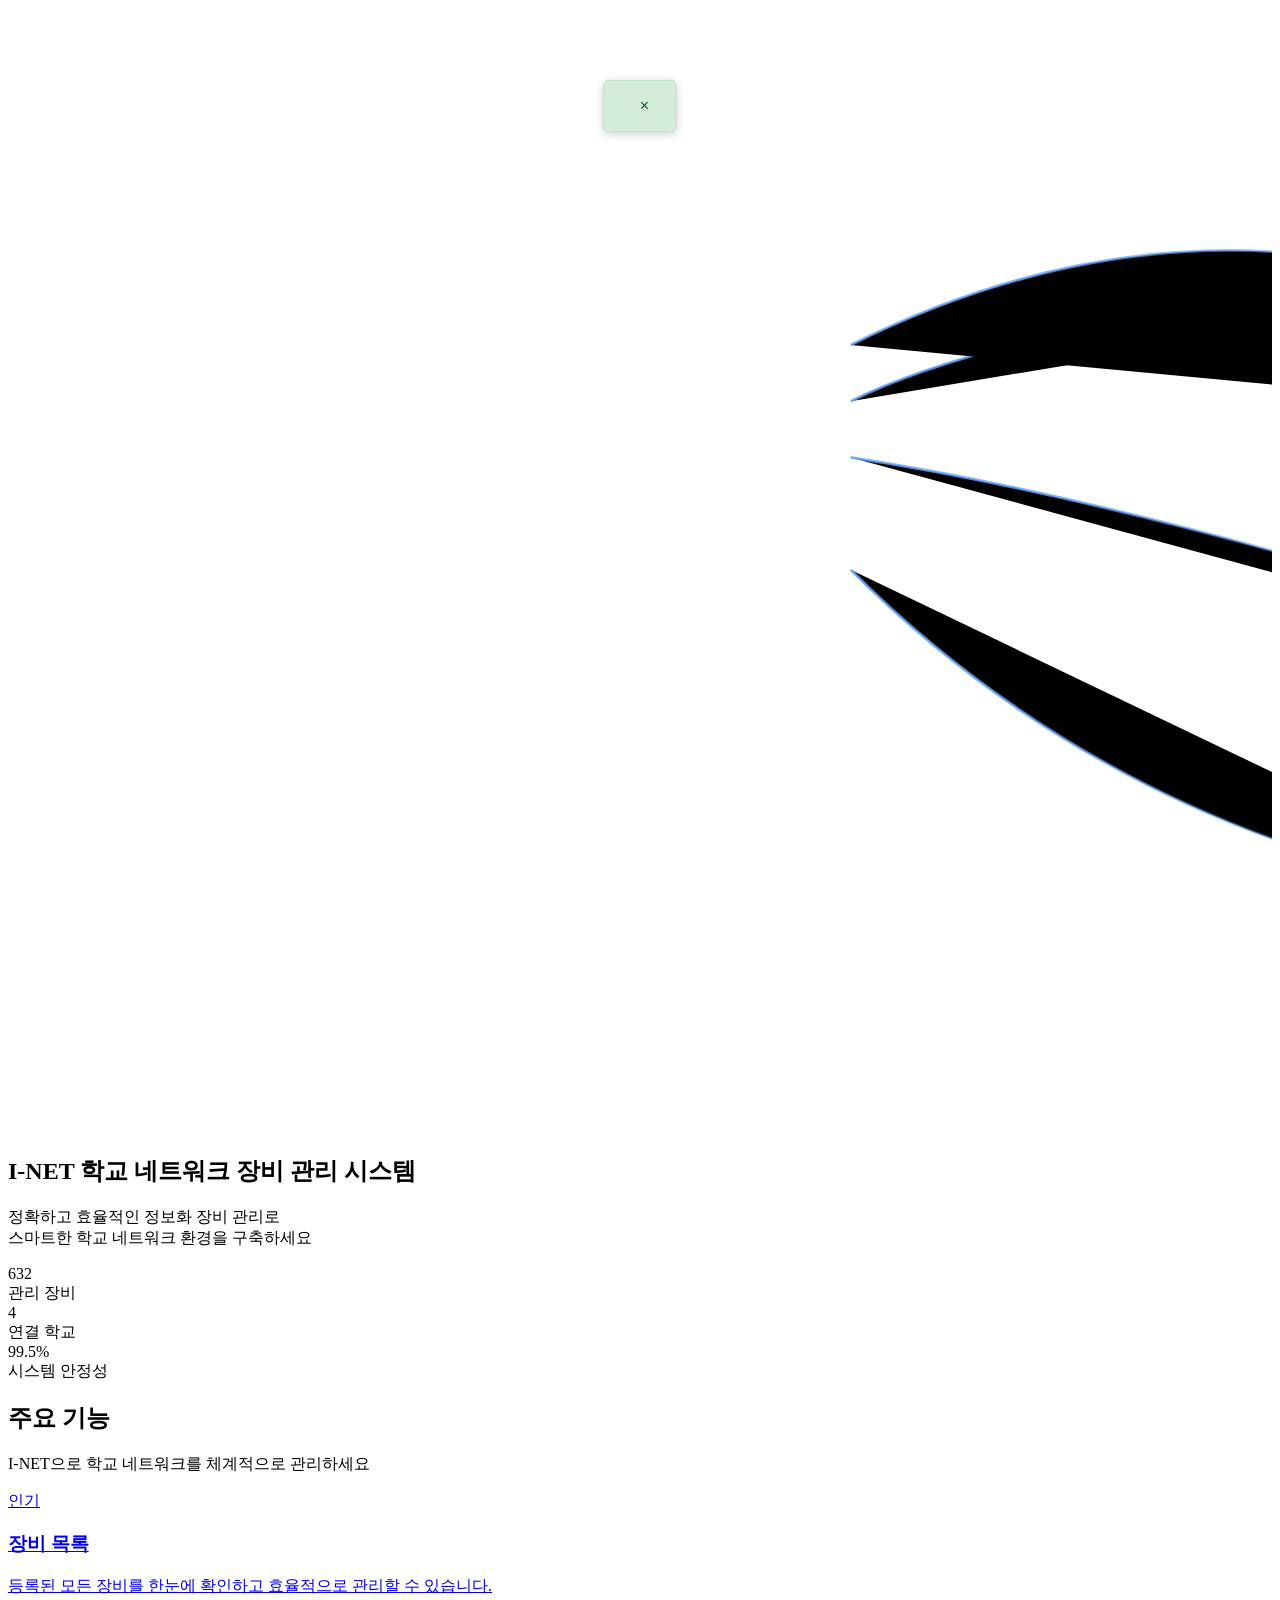
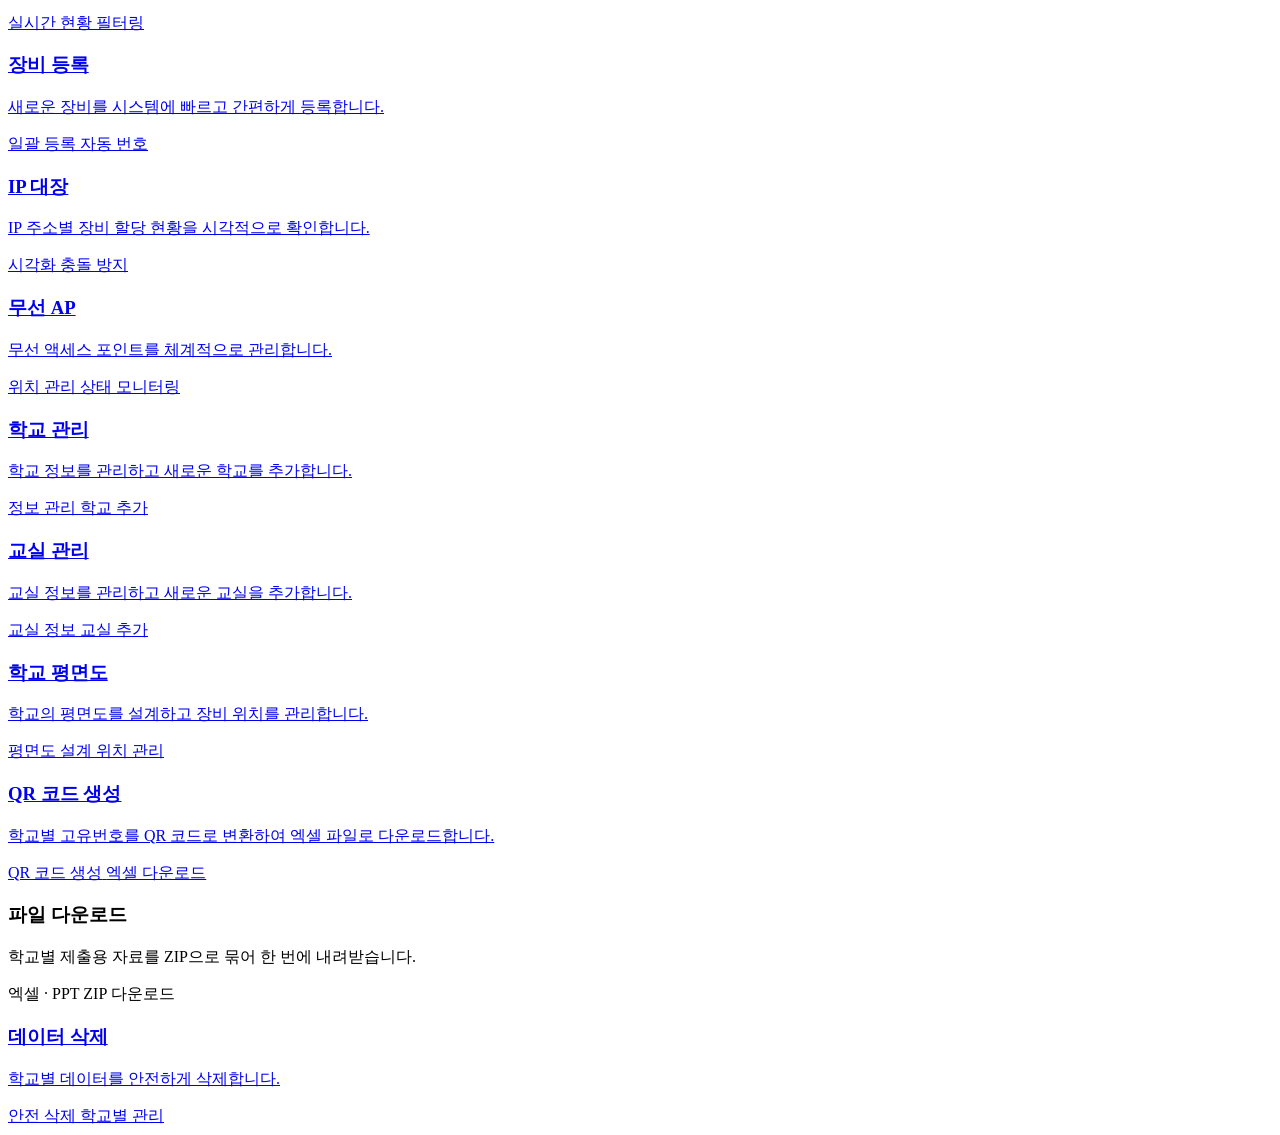
<file: src/main/resources/templates/index.html>
<!DOCTYPE html>
<html lang="ko" xmlns:th="http://www.thymeleaf.org">
<head th:replace="~{fragments/head :: head('I-NET - 학교 장비 관리 시스템')}">
<body>
    <!-- 네비게이션 바 포함 -->
    <div th:replace="~{fragments/navbar :: navbar}"></div>
    
    <!-- 권한 거부 메시지 표시 -->
    <div th:if="${error}" class="alert alert-danger" style="position: fixed; top: 80px; left: 50%; transform: translateX(-50%); z-index: 1000; background: #f8d7da; color: #721c24; padding: 15px 20px; border: 1px solid #f5c6cb; border-radius: 5px; box-shadow: 0 2px 10px rgba(0,0,0,0.1);">
        <i class="fas fa-exclamation-triangle"></i>
        <span th:text="${error}"></span>
        <button onclick="this.parentElement.style.display='none'" style="background: none; border: none; color: #721c24; margin-left: 10px; cursor: pointer; font-size: 16px;">×</button>
    </div>
    
    <!-- 성공 메시지 표시 -->
    <div th:if="${success}" class="alert alert-success" style="position: fixed; top: 80px; left: 50%; transform: translateX(-50%); z-index: 1000; background: #d4edda; color: #155724; padding: 15px 20px; border: 1px solid #c3e6cb; border-radius: 5px; box-shadow: 0 2px 10px rgba(0,0,0,0.1);">
        <i class="fas fa-check-circle"></i>
        <span th:text="${success}"></span>
        <button onclick="this.parentElement.style.display='none'" style="background: none; border: none; color: #155724; margin-left: 10px; cursor: pointer; font-size: 16px;">×</button>
    </div>
    
    <!-- Hero 섹션 -->
    <section class="hero-section">
        <!-- 배경 이미지 컨테이너 (전체 높이) -->
        <div class="hero-image-container">
            <div class="modern-network">
                <!-- 배경 패턴 -->
                <div class="bg-pattern"></div>
                
                <!-- 중앙 허브 -->
                <div class="central-hub">
                    <div class="hub-core">
                        <i class="fas fa-network-wired"></i>
                    </div>
                    <div class="pulse-ring"></div>
                    <div class="pulse-ring pulse-delay-1"></div>
                    <div class="pulse-ring pulse-delay-2"></div>
                </div>
                
                <!-- 플로팅 아이콘들 -->
                <div class="floating-icon icon-1">
                    <i class="fas fa-laptop"></i>
                </div>
                <div class="floating-icon icon-2">
                    <i class="fas fa-server"></i>
                </div>
                <div class="floating-icon icon-3">
                    <i class="fas fa-mobile-alt"></i>
                </div>
                <div class="floating-icon icon-4">
                    <i class="fas fa-tablet-alt"></i>
                </div>
                <div class="floating-icon icon-5">
                    <i class="fas fa-wifi"></i>
                </div>
                <div class="floating-icon icon-6">
                    <i class="fas fa-cloud"></i>
                </div>
                
                <!-- 연결 라인들 -->
                <div class="connection-mesh">
                    <svg class="connection-svg" viewBox="0 0 450 400">
                        <defs>
                            <linearGradient id="lineGradient" x1="20%" y1="0%" x2="80%" y2="0%">
                                <stop offset="0%" style="stop-color:rgba(96,165,250,0.8);stop-opacity:1" />
                                <stop offset="100%" style="stop-color:rgba(96, 165, 250, 0.25);stop-opacity:1" />
                            </linearGradient>
                        </defs>
                        <path class="connection-path path-1" d="M300,140 Q380,100 660,80" stroke="url(#lineGradient)" />
                        <path class="connection-path path-2" d="M300,160 Q430,180 630,250" stroke="url(#lineGradient)" />
                        <path class="connection-path path-3" d="M300,200 Q400,300 550,320" stroke="url(#lineGradient)" />
                        <path class="connection-path path-4" d="M300,120 Q460,40 620,150" stroke="url(#lineGradient)" />

                    </svg>
                </div>
            </div>
        </div>
        
        <!-- 텍스트 컨텐츠 -->
        <div class="hero-container">
            <div class="hero-content">
                <div class="hero-text">
                    <h1 class="hero-title">
                        <span class="gradient-text">I-NET</span>
                        <span class="hero-subtitle">학교 네트워크 장비 관리 시스템</span>
                    </h1>
                    <p class="hero-description">
                        정확하고 효율적인 정보화 장비 관리로<br>
                        스마트한 학교 네트워크 환경을 구축하세요
                    </p>
                    <div class="hero-stats">
                        <div class="stat-item">
                            <div class="stat-number" th:text="${totalDevices > 0 ? totalDevices  : '632'}">632</div>
                            <div class="stat-label">관리 장비</div>
                        </div>
                        <div class="stat-item">
                            <div class="stat-number" th:text="${totalSchools > 0 ? totalSchools  : '4'}">4</div>
                            <div class="stat-label">연결 학교</div>
                        </div>
                        <div class="stat-item">
                            <div class="stat-number" th:text="${systemReliability + '%'}">99.5%</div>
                            <div class="stat-label">시스템 안정성</div>
                        </div>
                    </div>
                </div>
            </div>
        </div>
    </section>

    <!-- 메인 기능 섹션 -->
    <section class="main-features">
        <div class="container">
            <div class="section-header">
                <h2>주요 기능</h2>
                <p>I-NET으로 학교 네트워크를 체계적으로 관리하세요</p>
            </div>
            
            <!-- 주요 기능 카드 (9개) -->
            <div class="features-grid">
                <a href="/device/list" class="feature-card primary">
                    <div class="card-header">
                        <div class="card-icon">
                            <i class="fas fa-laptop"></i>
                        </div>
                        <div class="card-badge">인기</div>
                    </div>
                    <div class="card-content">
                        <h3 class="card-title">장비 목록</h3>
                        <p class="card-description">등록된 모든 장비를 한눈에 확인하고 효율적으로 관리할 수 있습니다.</p>
                        <div class="card-features">
                            <span class="feature-tag">실시간 현황</span>
                            <span class="feature-tag">필터링</span>
                        </div>
                    </div>
                    <div class="card-arrow">
                        <i class="fas fa-arrow-right"></i>
                    </div>
                </a>
                
                <a href="/device/register" class="feature-card secondary">
                    <div class="card-header">
                        <div class="card-icon">
                            <i class="fas fa-desktop"></i>
                        </div>
                    </div>
                    <div class="card-content">
                        <h3 class="card-title">장비 등록</h3>
                        <p class="card-description">새로운 장비를 시스템에 빠르고 간편하게 등록합니다.</p>
                        <div class="card-features">
                            <span class="feature-tag">일괄 등록</span>
                            <span class="feature-tag">자동 번호</span>
                        </div>
                    </div>
                    <div class="card-arrow">
                        <i class="fas fa-arrow-right"></i>
                    </div>
                </a>
                
                <a href="/ip/iplist" class="feature-card accent">
                    <div class="card-header">
                        <div class="card-icon">
                            <i class="fas fa-sitemap"></i>
                        </div>
                    </div>
                    <div class="card-content">
                        <h3 class="card-title">IP 대장</h3>
                        <p class="card-description">IP 주소별 장비 할당 현황을 시각적으로 확인합니다.</p>
                        <div class="card-features">
                            <span class="feature-tag">시각화</span>
                            <span class="feature-tag">충돌 방지</span>
                        </div>
                    </div>
                    <div class="card-arrow">
                        <i class="fas fa-arrow-right"></i>
                    </div>
                </a>
                
                <a href="/wireless-ap/list" class="feature-card info">
                    <div class="card-header">
                        <div class="card-icon">
                            <i class="fas fa-broadcast-tower"></i>
                        </div>
                    </div>
                    <div class="card-content">
                        <h3 class="card-title">무선 AP</h3>
                        <p class="card-description">무선 액세스 포인트를 체계적으로 관리합니다.</p>
                        <div class="card-features">
                            <span class="feature-tag">위치 관리</span>
                            <span class="feature-tag">상태 모니터링</span>
                        </div>
                    </div>
                    <div class="card-arrow">
                        <i class="fas fa-arrow-right"></i>
                    </div>
                </a>
                
                <a href="/school/manage" class="feature-card success">
                    <div class="card-header">
                        <div class="card-icon">
                            <i class="fas fa-university"></i>
                        </div>
                    </div>
                    <div class="card-content">
                        <h3 class="card-title">학교 관리</h3>
                        <p class="card-description">학교 정보를 관리하고 새로운 학교를 추가합니다.</p>
                        <div class="card-features">
                            <span class="feature-tag">정보 관리</span>
                            <span class="feature-tag">학교 추가</span>
                        </div>
                    </div>
                    <div class="card-arrow">
                        <i class="fas fa-arrow-right"></i>
                    </div>
                </a>
                
                <a href="/classroom/manage" class="feature-card warning">
                    <div class="card-header">
                        <div class="card-icon">
                            <i class="fas fa-door-open"></i>
                        </div>
                    </div>
                    <div class="card-content">
                        <h3 class="card-title">교실 관리</h3>
                        <p class="card-description">교실 정보를 관리하고 새로운 교실을 추가합니다.</p>
                        <div class="card-features">
                            <span class="feature-tag">교실 정보</span>
                            <span class="feature-tag">교실 추가</span>
                        </div>
                    </div>
                    <div class="card-arrow">
                        <i class="fas fa-arrow-right"></i>
                    </div>
                </a>
                
                <a href="/floorplan" class="feature-card info">
                    <div class="card-header">
                        <div class="card-icon">
                            <i class="fas fa-map-marked-alt"></i>
                        </div>
                    </div>
                    <div class="card-content">
                        <h3 class="card-title">학교 평면도</h3>
                        <p class="card-description">학교의 평면도를 설계하고 장비 위치를 관리합니다.</p>
                        <div class="card-features">
                            <span class="feature-tag">평면도 설계</span>
                            <span class="feature-tag">위치 관리</span>
                        </div>
                    </div>
                    <div class="card-arrow">
                        <i class="fas fa-arrow-right"></i>
                    </div>
                </a>
                
                <a href="/qr-code/generate" class="feature-card accent">
                    <div class="card-header">
                        <div class="card-icon">
                            <i class="fas fa-qrcode"></i>
                        </div>
                    </div>
                    <div class="card-content">
                        <h3 class="card-title">QR 코드 생성</h3>
                        <p class="card-description">학교별 고유번호를 QR 코드로 변환하여 엑셀 파일로 다운로드합니다.</p>
                        <div class="card-features">
                            <span class="feature-tag">QR 코드 생성</span>
                            <span class="feature-tag">엑셀 다운로드</span>
                        </div>
                    </div>
                    <div class="card-arrow">
                        <i class="fas fa-arrow-right"></i>
                    </div>
                </a>
                
                <a th:href="${hasSubmissionFilesPermission} ? '/file-download' : '#'"
                   th:class="'feature-card ' + (${hasSubmissionFilesPermission} ? 'primary' : 'disabled')"
                   th:attr="aria-disabled=${!hasSubmissionFilesPermission}">
                    <div class="card-header">
                        <div class="card-icon">
                            <i class="fas fa-file-alt"></i>
                        </div>
                    </div>
                    <div class="card-content">
                        <h3 class="card-title">파일 다운로드</h3>
                        <p class="card-description">학교별 제출용 자료를 ZIP으로 묶어 한 번에 내려받습니다.</p>
                        <div class="card-features">
                            <span class="feature-tag">엑셀 · PPT</span>
                            <span class="feature-tag">ZIP 다운로드</span>
                        </div>
                    </div>
                    <div class="card-arrow">
                        <i class="fas fa-arrow-right"></i>
                    </div>
                </a>
                
                <a href="/data/delete" class="feature-card danger">
                    <div class="card-header">
                        <div class="card-icon">
                            <i class="fas fa-eraser"></i>
                        </div>
                    </div>
                    <div class="card-content">
                        <h3 class="card-title">데이터 삭제</h3>
                        <p class="card-description">학교별 데이터를 안전하게 삭제합니다.</p>
                        <div class="card-features">
                            <span class="feature-tag">안전 삭제</span>
                            <span class="feature-tag">학교별 관리</span>
                        </div>
                    </div>
                    <div class="card-arrow">
                        <i class="fas fa-arrow-right"></i>
                    </div>
                </a>
            </div>
        </div>
    </section>
    
    <!-- 푸터 포함 -->
    <div th:replace="~{fragments/footer :: footer}"></div>
</body>
</html>
</file>
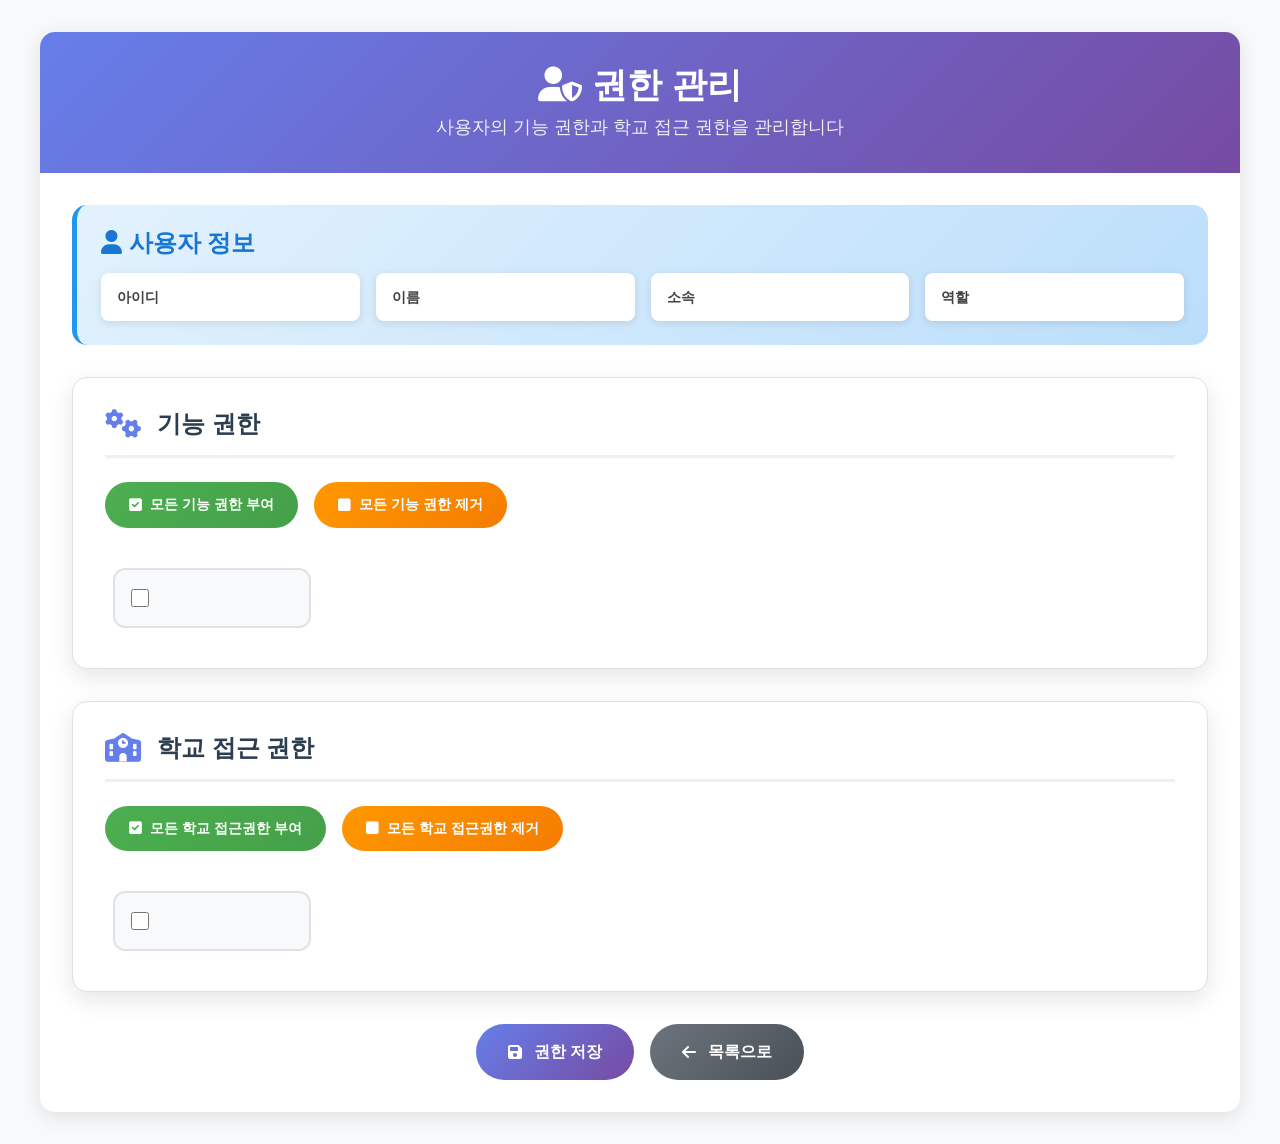
<file: src/main/resources/templates/admin/permissions.html>
<!DOCTYPE html>
<html xmlns:th="http://www.thymeleaf.org">
<head>
    <meta charset="UTF-8">
    <meta name="viewport" content="width=device-width, initial-scale=1.0">
    <title>권한 관리</title>
    <link href="https://cdnjs.cloudflare.com/ajax/libs/font-awesome/6.0.0/css/all.min.css" rel="stylesheet">
    <link href="https://cdn.jsdelivr.net/npm/bootstrap@5.1.3/dist/css/bootstrap.min.css" rel="stylesheet">
    <style>
        body {
            background: #f8f9fa;
            font-family: 'Segoe UI', Tahoma, Geneva, Verdana, sans-serif;
            margin: 0;
            padding: 0;
        }
        
        .main-container {
            background: white;
            border-radius: 15px;
            box-shadow: 0 5px 20px rgba(0, 0, 0, 0.1);
            margin: 2rem auto;
            max-width: 1200px;
            overflow: hidden;
        }
        
        .page-header {
            background: linear-gradient(135deg, #667eea 0%, #764ba2 100%);
            color: white;
            padding: 2rem;
            text-align: center;
        }
        
        .page-header h2 {
            margin: 0;
            font-size: 2.2rem;
            font-weight: 700;
        }
        
        .page-header p {
            margin: 0.5rem 0 0 0;
            opacity: 0.9;
            font-size: 1.1rem;
        }
        
        .content-area {
            padding: 2rem;
        }
        
        .user-info {
            background: linear-gradient(135deg, #e3f2fd 0%, #bbdefb 100%);
            border-radius: 15px;
            padding: 1.5rem;
            margin-bottom: 2rem;
            border-left: 5px solid #2196f3;
        }
        
        .user-info h4 {
            color: #1976d2;
            margin-bottom: 1rem;
            font-weight: 600;
        }
        
        .user-details {
            display: grid;
            grid-template-columns: repeat(auto-fit, minmax(200px, 1fr));
            gap: 1rem;
        }
        
        .user-detail {
            background: white;
            padding: 0.75rem 1rem;
            border-radius: 8px;
            box-shadow: 0 2px 8px rgba(0, 0, 0, 0.1);
        }
        
        .user-detail strong {
            color: #424242;
            font-size: 0.9rem;
            text-transform: uppercase;
        }
        
        .permission-section {
            background: white;
            border-radius: 15px;
            padding: 2rem;
            margin-bottom: 2rem;
            box-shadow: 0 8px 25px rgba(0, 0, 0, 0.1);
            border: 1px solid #e0e0e0;
        }
        
        .section-header {
            display: flex;
            align-items: center;
            gap: 1rem;
            margin-bottom: 1.5rem;
            padding-bottom: 1rem;
            border-bottom: 3px solid #f0f0f0;
        }
        
        .section-header h3 {
            color: #2c3e50;
            font-size: 1.5rem;
            font-weight: 700;
            margin: 0;
        }
        
        .section-header i {
            font-size: 1.8rem;
            color: #667eea;
        }
        
        .control-buttons {
            display: flex;
            gap: 1rem;
            margin-bottom: 2rem;
            flex-wrap: wrap;
        }
        
        .btn-control {
            padding: 0.75rem 1.5rem;
            border-radius: 25px;
            border: none;
            font-weight: 600;
            font-size: 0.9rem;
            transition: all 0.3s ease;
            display: flex;
            align-items: center;
            gap: 0.5rem;
            text-decoration: none;
        }
        
        .btn-control:hover {
            transform: translateY(-2px);
            box-shadow: 0 5px 15px rgba(0, 0, 0, 0.2);
        }
        
        .btn-select-all {
            background: linear-gradient(135deg, #4caf50 0%, #45a049 100%);
            color: white;
        }
        
        .btn-clear-all {
            background: linear-gradient(135deg, #ff9800 0%, #f57c00 100%);
            color: white;
        }
        
        /* 권한 카드 스타일 - 강화된 CSS */
        .permissions-grid {
            display: grid !important;
            grid-template-columns: repeat(5, 1fr) !important;
            gap: 1rem !important;
            margin: 0 !important;
            padding: 0.5rem !important;
        }
        
        .permission-item {
            background: #f8f9fa !important;
            border: 2px solid #dee2e6 !important;
            border-radius: 12px !important;
            padding: 1rem !important;
            transition: all 0.3s ease !important;
            cursor: pointer !important;
            display: flex !important;
            flex-direction: row !important;
            align-items: center !important;
            gap: 0.75rem !important;
            min-height: 60px !important;
            box-sizing: border-box !important;
            margin: 0 !important;
            position: relative !important;
        }
        
        .permission-item:hover {
            transform: translateY(-2px) !important;
            box-shadow: 0 6px 20px rgba(0, 0, 0, 0.15) !important;
            border-color: #667eea !important;
        }
        
        .permission-item.checked {
            background: #e8f5e8 !important;
            border-color: #28a745 !important;
            box-shadow: 0 4px 15px rgba(40, 167, 69, 0.3) !important;
        }
        
        .permission-checkbox {
            width: 18px !important;
            height: 18px !important;
            cursor: pointer !important;
            flex-shrink: 0 !important;
            margin: 0 !important;
        }
        
        .permission-icon {
            font-size: 1.5rem !important;
            color: #667eea !important;
            flex-shrink: 0 !important;
            display: flex !important;
            align-items: center !important;
            justify-content: center !important;
        }
        
        .permission-item.checked .permission-icon {
            color: #28a745 !important;
        }
        
        .permission-name {
            font-weight: 600 !important;
            color: #2c3e50 !important;
            font-size: 0.85rem !important;
            line-height: 1.3 !important;
            text-align: left !important;
            flex: 1 !important;
            margin: 0 !important;
        }
        
        .permission-item.checked .permission-name {
            color: #155724 !important;
        }
        
                 .schools-grid {
             display: grid !important;
             grid-template-columns: repeat(5, 1fr) !important;
             gap: 1rem !important;
             max-height: 400px !important;
             overflow-y: auto !important;
             padding: 0.5rem 0.5rem 0.5rem 0.5rem !important;
         }
        
        .schools-grid::-webkit-scrollbar {
            width: 8px !important;
        }
        
        .schools-grid::-webkit-scrollbar-track {
            background: #f1f1f1 !important;
            border-radius: 4px !important;
        }
        
        .schools-grid::-webkit-scrollbar-thumb {
            background: #c1c1c1 !important;
            border-radius: 4px !important;
        }
        
        .schools-grid::-webkit-scrollbar-thumb:hover {
            background: #a8a8a8 !important;
        }
        
        .school-item {
            background: #f8f9fa !important;
            border: 2px solid #dee2e6 !important;
            border-radius: 12px !important;
            padding: 1rem !important;
            display: flex !important;
            align-items: center !important;
            gap: 1rem !important;
            transition: all 0.3s ease !important;
            cursor: pointer !important;
            box-sizing: border-box !important;
            margin: 0 !important;
            min-height: 60px !important;
        }
        
        .school-item:hover {
            transform: translateY(-2px) !important;
            box-shadow: 0 6px 20px rgba(0, 0, 0, 0.15) !important;
            border-color: #667eea !important;
        }
        
        .school-item.checked {
            background: #e8f5e8 !important;
            border-color: #28a745 !important;
            box-shadow: 0 4px 15px rgba(40, 167, 69, 0.3) !important;
        }
        
        .school-checkbox {
            width: 18px !important;
            height: 18px !important;
            cursor: pointer !important;
            flex-shrink: 0 !important;
        }
        
        .school-name {
            font-weight: 600 !important;
            color: #2c3e50 !important;
            flex: 1 !important;
            font-size: 1rem !important;
            line-height: 1.3 !important;
        }
        
        .school-item.checked .school-name {
            color: #155724 !important;
        }
        
        .action-buttons {
            display: flex;
            gap: 1rem;
            justify-content: center;
            margin-top: 2rem;
            flex-wrap: wrap;
        }
        
        .btn-action {
            padding: 1rem 2rem;
            border-radius: 30px;
            border: none;
            font-weight: 600;
            font-size: 1rem;
            transition: all 0.3s ease;
            display: flex;
            align-items: center;
            gap: 0.75rem;
            text-decoration: none;
            min-width: 150px;
            justify-content: center;
        }
        
        .btn-action:hover {
            transform: translateY(-3px);
            box-shadow: 0 8px 25px rgba(0, 0, 0, 0.2);
        }
        
        .btn-save {
            background: linear-gradient(135deg, #667eea 0%, #764ba2 100%);
            color: white;
        }
        
        .btn-back {
            background: linear-gradient(135deg, #6c757d 0%, #495057 100%);
            color: white;
        }
        
        .alert {
            border-radius: 12px;
            margin-top: 1rem;
            padding: 1rem 1.5rem;
            font-weight: 500;
        }
        
        .alert-success {
            background: linear-gradient(135deg, #d4edda 0%, #c3e6cb 100%);
            color: #155724;
            border: 1px solid #c3e6cb;
        }
        
        .alert-danger {
            background: linear-gradient(135deg, #f8d7da 0%, #f5c6cb 100%);
            color: #721c24;
            border: 1px solid #f5c6cb;
        }
        
        @media (max-width: 1200px) {
            .permissions-grid {
                grid-template-columns: repeat(4, 1fr) !important;
            }
        }
        
        @media (max-width: 992px) {
            .permissions-grid {
                grid-template-columns: repeat(3, 1fr) !important;
            }
        }
        
                 @media (max-width: 768px) {
             .permissions-grid {
                 grid-template-columns: repeat(2, 1fr) !important;
             }
             
             .schools-grid {
                 grid-template-columns: repeat(2, 1fr) !important;
             }
             
             .control-buttons {
                 flex-direction: column;
             }
             
             .action-buttons {
                 flex-direction: column;
             }
         }
        
        @media (max-width: 576px) {
            .permissions-grid {
                grid-template-columns: 1fr !important;
            }
            
            .main-container {
                margin: 1rem;
            }
            
            .content-area {
                padding: 1rem;
            }
        }
    </style>
</head>
<body>
    <div class="main-container">
        <!-- 페이지 헤더 -->
        <div class="page-header">
            <h2><i class="fas fa-user-shield"></i> 권한 관리</h2>
            <p>사용자의 기능 권한과 학교 접근 권한을 관리합니다</p>
        </div>
        
        <div class="content-area">
            <!-- 사용자 정보 -->
            <div class="user-info" th:if="${user}">
                <h4><i class="fas fa-user"></i> 사용자 정보</h4>
                <div class="user-details">
                    <div class="user-detail">
                        <strong>아이디</strong><br>
                        <span th:text="${user.username}"></span>
                    </div>
                    <div class="user-detail">
                        <strong>이름</strong><br>
                        <span th:text="${user.name}"></span>
                    </div>
                    <div class="user-detail">
                        <strong>소속</strong><br>
                        <span th:text="${user.organization}"></span>
                    </div>
                    <div class="user-detail">
                        <strong>역할</strong><br>
                        <span th:text="${user.role}"></span>
                    </div>
                </div>
            </div>
            
            <!-- 기능 권한 섹션 -->
            <div class="permission-section">
                <div class="section-header">
                    <i class="fas fa-cogs"></i>
                    <h3>기능 권한</h3>
                </div>
                
                <div class="control-buttons">
                    <button type="button" class="btn-control btn-select-all" onclick="selectAllFeatures()">
                        <i class="fas fa-check-square"></i>
                        모든 기능 권한 부여
                    </button>
                    <button type="button" class="btn-control btn-clear-all" onclick="clearAllFeatures()">
                        <i class="fas fa-square"></i>
                        모든 기능 권한 제거
                    </button>
                </div>
                    
                    <div class="permissions-grid">
                     <div class="permission-item" th:each="feature : ${features}" 
                          th:class="${userPermissions.contains(feature.name()) ? 'permission-item checked' : 'permission-item'}"
                          th:onclick="toggleFeaturePermission(this, '[[${feature.name()}]]')"
                          style="background: #f8f9fa !important; border: 2px solid #dee2e6 !important; border-radius: 12px !important; padding: 1rem !important; transition: all 0.3s ease !important; cursor: pointer !important; display: flex !important; flex-direction: row !important; align-items: center !important; gap: 0.75rem !important; min-height: 60px !important; box-sizing: border-box !important; margin: 0 !important; position: relative !important;">
                        <input type="checkbox" class="permission-checkbox" 
                               th:value="${feature.name()}" 
                               th:checked="${userPermissions.contains(feature.name())}"
                               th:onclick="event.stopPropagation(); toggleFeatureCheckbox(this, '[[${feature.name()}]]')"
                               style="width: 18px !important; height: 18px !important; cursor: pointer !important; flex-shrink: 0 !important; margin: 0 !important;">
                        <div class="permission-icon" style="font-size: 1.5rem !important; color: #667eea !important; flex-shrink: 0 !important; display: flex !important; align-items: center !important; justify-content: center !important;">
                            <i th:class="${feature.name() == 'DEVICE_LIST' ? 'fas fa-list' : 
                                         feature.name() == 'DEVICE_MANAGEMENT' ? 'fas fa-server' :
                                         feature.name() == 'DEVICE_INSPECTION' ? 'fas fa-clipboard-check' :
                                         feature.name() == 'SCHOOL_MANAGEMENT' ? 'fas fa-school' :
                                         feature.name() == 'CLASSROOM_MANAGEMENT' ? 'fas fa-chalkboard-teacher' :
                                         feature.name() == 'FLOORPLAN_MANAGEMENT' ? 'fas fa-map' :
                                         feature.name() == 'DATA_DELETE' ? 'fas fa-trash' :
                                         feature.name() == 'WIRELESS_AP_LIST' ? 'fas fa-wifi' :
                                         feature.name() == 'WIRELESS_AP_MANAGEMENT' ? 'fas fa-broadcast-tower' :
                                         feature.name() == 'SUBMISSION_FILES' ? 'fas fa-file-upload' : 'fas fa-cog'}"></i>
                        </div>
                        <div class="permission-name" th:text="${feature.displayName}" style="font-weight: 600 !important; color: #2c3e50 !important; font-size: 0.85rem !important; line-height: 1.3 !important; text-align: left !important; flex: 1 !important; margin: 0 !important;"></div>
                        </div>
                        </div>
                        </div>
                        
            <!-- 학교 권한 섹션 -->
            <div class="permission-section">
                <div class="section-header">
                    <i class="fas fa-school"></i>
                    <h3>학교 접근 권한</h3>
                        </div>
                        
                <div class="control-buttons">
                    <button type="button" class="btn-control btn-select-all" onclick="selectAllSchools()">
                        <i class="fas fa-check-square"></i>
                        모든 학교 접근권한 부여
                    </button>
                    <button type="button" class="btn-control btn-clear-all" onclick="clearAllSchools()">
                        <i class="fas fa-square"></i>
                        모든 학교 접근권한 제거
                    </button>
                        </div>
                        
                                 <div class="schools-grid">
                     <div class="school-item" th:each="school : ${allSchools}"
                          th:class="${userSchoolPermissions.contains(school.schoolId) ? 'school-item checked' : 'school-item'}"
                          th:onclick="toggleSchoolPermission(this, '[[${school.schoolId}]]')"
                          style="background: #f8f9fa !important; border: 2px solid #dee2e6 !important; border-radius: 12px !important; padding: 1rem !important; display: flex !important; align-items: center !important; gap: 1rem !important; transition: all 0.3s ease !important; cursor: pointer !important; box-sizing: border-box !important; margin: 0 !important; min-height: 60px !important;">
                        <input type="checkbox" class="school-checkbox" 
                               th:value="${school.schoolId}" 
                               th:checked="${userSchoolPermissions.contains(school.schoolId)}"
                               th:onclick="event.stopPropagation(); toggleSchoolCheckbox(this, '[[${school.schoolId}]]')"
                               style="width: 18px !important; height: 18px !important; cursor: pointer !important; flex-shrink: 0 !important;">
                        <div class="school-name" th:text="${school.schoolName}" style="font-weight: 600 !important; color: #2c3e50 !important; flex: 1 !important; font-size: 1rem !important; line-height: 1.3 !important;"></div>
                    </div>
                        </div>
                    </div>
                    
            <!-- 저장 버튼 -->
            <div class="action-buttons">
                <button type="button" class="btn-action btn-save" onclick="savePermissions()">
                            <i class="fas fa-save"></i>
                            권한 저장
                        </button>
                <a href="/admin/users" class="btn-action btn-back">
                            <i class="fas fa-arrow-left"></i>
                            목록으로
                        </a>
                    </div>
            
            <!-- 알림 메시지 -->
            <div id="alertMessage" class="alert" style="display: none;"></div>
            
            <!-- 사용자 ID 숨겨진 필드 -->
            <input type="hidden" id="hiddenUserId" th:value="${user.id}" />
        </div>
    </div>
    
    <script src="https://cdn.jsdelivr.net/npm/bootstrap@5.1.3/dist/js/bootstrap.bundle.min.js"></script>
    <script>
        // 콘솔 오류 방지를 위한 에러 핸들링
        window.addEventListener('error', function(e) {
            if (e.message.includes('message port closed')) {
                return false;
            }
        });
        
        // 사용자 ID 설정
        let userId = null;
        
        // Thymeleaf에서 전달된 사용자 ID
        const thymeleafUserId = /*[[${user.id}]]*/ null;
        console.log('Thymeleaf에서 전달된 사용자 ID:', thymeleafUserId);
        
        // 숨겨진 필드에서 사용자 ID 가져오기
        const hiddenUserId = document.getElementById('hiddenUserId');
        const hiddenUserIdValue = hiddenUserId ? hiddenUserId.value : null;
        console.log('숨겨진 필드에서 가져온 사용자 ID:', hiddenUserIdValue);
        
        if (thymeleafUserId) {
            userId = thymeleafUserId;
        } else if (hiddenUserIdValue) {
            userId = parseInt(hiddenUserIdValue);
        } else {
            // URL에서 userId 파라미터 추출
            const urlParams = new URLSearchParams(window.location.search);
            const urlUserId = urlParams.get('userId');
            if (urlUserId) {
                userId = parseInt(urlUserId);
                console.log('URL에서 추출한 사용자 ID:', userId);
            }
        }
        
        console.log('최종 사용자 ID:', userId);
        
        // 디버깅을 위한 콘솔 로그
        console.log('권한관리 페이지 로드됨');
        console.log('사용자 ID:', userId);
        console.log('기능 권한 카드 수:', document.querySelectorAll('.permission-item').length);
        console.log('학교 권한 카드 수:', document.querySelectorAll('.school-item').length);
        
        // 페이지 로드 시 권한 카드 스타일 강제 적용
        document.addEventListener('DOMContentLoaded', function() {
            console.log('DOM 로드 완료');
            applyStylesToAllItems();
        });
        
        // 모든 아이템에 스타일 적용
        function applyStylesToAllItems() {
            console.log('스타일 적용 시작');
            
            // 모든 권한 카드에 스타일 강제 적용
            document.querySelectorAll('.permission-item').forEach((item, index) => {
                console.log(`권한 카드 ${index + 1} 스타일 적용`);
                item.style.background = '#f8f9fa';
                item.style.border = '2px solid #dee2e6';
                item.style.borderRadius = '12px';
                item.style.padding = '1rem';
                item.style.transition = 'all 0.3s ease';
                item.style.cursor = 'pointer';
                item.style.position = 'relative';
                item.style.display = 'flex';
                item.style.flexDirection = 'row';
                item.style.alignItems = 'center';
                item.style.gap = '0.75rem';
                item.style.minHeight = '60px';
                item.style.boxSizing = 'border-box';
                item.style.margin = '0';
            });
            
            // 체크된 권한 카드들에 대한 스타일 적용
            document.querySelectorAll('.permission-item.checked').forEach((item, index) => {
                console.log(`체크된 권한 카드 ${index + 1} 스타일 적용`);
                item.style.background = '#e8f5e8';
                item.style.borderColor = '#28a745';
                item.style.boxShadow = '0 4px 15px rgba(40, 167, 69, 0.3)';
            });
            
                         // 모든 학교 카드에 스타일 강제 적용
             document.querySelectorAll('.school-item').forEach((item, index) => {
                 console.log(`학교 카드 ${index + 1} 스타일 적용`);
                 item.style.background = '#f8f9fa';
                 item.style.border = '2px solid #dee2e6';
                 item.style.borderRadius = '12px';
                 item.style.padding = '1rem';
                 item.style.display = 'flex';
                 item.style.alignItems = 'center';
                 item.style.gap = '1rem';
                 item.style.transition = 'all 0.3s ease';
                 item.style.cursor = 'pointer';
                 item.style.position = 'relative';
                 item.style.boxSizing = 'border-box';
                 item.style.margin = '0';
                 item.style.minHeight = '60px';
             });
            
            // 체크된 학교 카드들에 대한 스타일 적용
            document.querySelectorAll('.school-item.checked').forEach((item, index) => {
                console.log(`체크된 학교 카드 ${index + 1} 스타일 적용`);
                item.style.background = '#e8f5e8';
                item.style.borderColor = '#28a745';
                item.style.boxShadow = '0 4px 15px rgba(40, 167, 69, 0.3)';
            });
            
            console.log('스타일 적용 완료');
        }
        
        // 기능 권한 토글 (카드 클릭)
        function toggleFeaturePermission(element, featureName) {
            console.log('기능 권한 토글:', featureName);
            const checkbox = element.querySelector('.permission-checkbox');
            checkbox.checked = !checkbox.checked;
            updateFeatureItemStyle(element, checkbox.checked);
        }
        
                 // 기능 권한 체크박스 토글 (체크박스 직접 클릭)
         function toggleFeatureCheckbox(checkbox, featureName) {
             console.log('기능 권한 체크박스 토글:', featureName);
             console.log('체크박스 상태:', checkbox.checked);
             
             // closest 메서드로 카드 요소 찾기
             const element = checkbox.closest('.permission-item');
             console.log('closest 결과:', element);
             
             if (element) {
                 console.log('카드 요소 찾음, 스타일 업데이트');
                 updateFeatureItemStyle(element, checkbox.checked);
             } else {
                 console.log('카드 요소를 찾을 수 없음 - 체크박스:', checkbox);
                 console.log('체크박스 부모:', checkbox.parentElement);
             }
         }
        
                 // 기능 권한 아이템 스타일 업데이트
         function updateFeatureItemStyle(element, isChecked) {
             console.log('기능 권한 스타일 업데이트:', isChecked);
             
             if (!element) {
                 console.log('요소가 null입니다');
                 return;
             }
             
             element.classList.toggle('checked', isChecked);
             
             if (isChecked) {
                 element.style.background = '#e8f5e8';
                 element.style.borderColor = '#28a745';
                 element.style.boxShadow = '0 4px 15px rgba(40, 167, 69, 0.3)';
                 console.log('녹색 스타일 적용됨');
             } else {
                 element.style.background = '#f8f9fa';
                 element.style.borderColor = '#dee2e6';
                 element.style.boxShadow = 'none';
                 console.log('기본 스타일 적용됨');
             }
         }
        
        // 학교 권한 토글 (카드 클릭)
        function toggleSchoolPermission(element, schoolId) {
            console.log('학교 권한 토글:', schoolId);
            const checkbox = element.querySelector('.school-checkbox');
            checkbox.checked = !checkbox.checked;
            updateSchoolItemStyle(element, checkbox.checked);
        }
        
                 // 학교 권한 체크박스 토글 (체크박스 직접 클릭)
         function toggleSchoolCheckbox(checkbox, schoolId) {
             console.log('학교 권한 체크박스 토글:', schoolId);
             console.log('체크박스 상태:', checkbox.checked);
             
             // 부모 요소를 찾는 다른 방법들 시도
             let element = checkbox.closest('.school-item');
             
             if (!element) {
                 // closest가 실패하면 부모로 올라가면서 찾기
                 element = checkbox.parentElement;
                 while (element && !element.classList.contains('school-item')) {
                     element = element.parentElement;
                 }
             }
             
             if (element) {
                 console.log('학교 카드 요소 찾음, 스타일 업데이트');
                 updateSchoolItemStyle(element, checkbox.checked);
             } else {
                 console.log('학교 카드 요소를 찾을 수 없음 - 체크박스:', checkbox);
                 console.log('체크박스 부모:', checkbox.parentElement);
                 console.log('체크박스 부모의 부모:', checkbox.parentElement?.parentElement);
             }
         }
        
                 // 학교 권한 아이템 스타일 업데이트
         function updateSchoolItemStyle(element, isChecked) {
             console.log('학교 권한 스타일 업데이트:', isChecked);
             
             if (!element) {
                 console.log('학교 요소가 null입니다');
                 return;
             }
             
             element.classList.toggle('checked', isChecked);
             
             if (isChecked) {
                 element.style.background = '#e8f5e8';
                 element.style.borderColor = '#28a745';
                 element.style.boxShadow = '0 4px 15px rgba(40, 167, 69, 0.3)';
                 console.log('학교 녹색 스타일 적용됨');
             } else {
                 element.style.background = '#f8f9fa';
                 element.style.borderColor = '#dee2e6';
                 element.style.boxShadow = 'none';
                 console.log('학교 기본 스타일 적용됨');
             }
         }
        
                 // 모든 기능 권한 선택
         function selectAllFeatures() {
             console.log('모든 기능 권한 선택');
             const checkboxes = document.querySelectorAll('.permission-checkbox');
             console.log('찾은 체크박스 수:', checkboxes.length);
             
             checkboxes.forEach((checkbox, index) => {
                 console.log(`체크박스 ${index + 1} 처리 중`);
                 checkbox.checked = true;
                 
                 // closest로 카드 찾기
                 const card = checkbox.closest('.permission-item');
                 if (card) {
                     console.log(`카드 ${index + 1} 스타일 업데이트`);
                     updateFeatureItemStyle(card, true);
                 }
             });
         }
         
         // 모든 기능 권한 제거
         function clearAllFeatures() {
             console.log('모든 기능 권한 제거');
             const checkboxes = document.querySelectorAll('.permission-checkbox');
             console.log('찾은 체크박스 수:', checkboxes.length);
             
             checkboxes.forEach((checkbox, index) => {
                 console.log(`체크박스 ${index + 1} 처리 중`);
                 checkbox.checked = false;
                 
                 // closest로 카드 찾기
                 const card = checkbox.closest('.permission-item');
                 if (card) {
                     console.log(`카드 ${index + 1} 스타일 업데이트`);
                     updateFeatureItemStyle(card, false);
                 }
             });
         }
         
         // 모든 학교 권한 선택
         function selectAllSchools() {
             console.log('모든 학교 권한 선택');
             const checkboxes = document.querySelectorAll('.school-checkbox');
             console.log('찾은 학교 체크박스 수:', checkboxes.length);
             
             checkboxes.forEach((checkbox, index) => {
                 console.log(`학교 체크박스 ${index + 1} 처리 중`);
                 checkbox.checked = true;
                 
                 // 부모 요소를 찾는 다른 방법들 시도
                 let element = checkbox.closest('.school-item');
                 if (!element) {
                     element = checkbox.parentElement;
                     while (element && !element.classList.contains('school-item')) {
                         element = element.parentElement;
                     }
                 }
                 
                 if (element) {
                     console.log(`학교 카드 ${index + 1} 스타일 업데이트`);
                     updateSchoolItemStyle(element, true);
                 } else {
                     console.log(`학교 카드 ${index + 1}를 찾을 수 없음`);
                 }
             });
         }
         
         // 모든 학교 권한 제거
         function clearAllSchools() {
             console.log('모든 학교 권한 제거');
             const checkboxes = document.querySelectorAll('.school-checkbox');
             console.log('찾은 학교 체크박스 수:', checkboxes.length);
             
             checkboxes.forEach((checkbox, index) => {
                 console.log(`학교 체크박스 ${index + 1} 처리 중`);
                 checkbox.checked = false;
                 
                 // 부모 요소를 찾는 다른 방법들 시도
                 let element = checkbox.closest('.school-item');
                 if (!element) {
                     element = checkbox.parentElement;
                     while (element && !element.classList.contains('school-item')) {
                         element = element.parentElement;
                     }
                 }
                 
                 if (element) {
                     console.log(`학교 카드 ${index + 1} 스타일 업데이트`);
                     updateSchoolItemStyle(element, false);
                 } else {
                     console.log(`학교 카드 ${index + 1}를 찾을 수 없음`);
                 }
             });
         }
        
        // 권한 저장
        function savePermissions() {
            const featurePermissions = [];
            const schoolPermissions = [];
            
            // 기능 권한 수집
            document.querySelectorAll('.permission-checkbox:checked').forEach(checkbox => {
                featurePermissions.push(checkbox.value);
            });
            
            // 학교 권한 수집
            document.querySelectorAll('.school-checkbox:checked').forEach(checkbox => {
                schoolPermissions.push(checkbox.value);
            });
            
            console.log('저장할 기능 권한:', featurePermissions);
            console.log('저장할 학교 권한:', schoolPermissions);
            console.log('사용자 ID:', userId);
            console.log('사용자 ID 타입:', typeof userId);
            
            // userId가 null인지 확인
            if (!userId) {
                console.error('사용자 ID가 null입니다. 모든 소스를 확인합니다:');
                console.log('Thymeleaf userId:', /*[[${user.id}]]*/ null);
                console.log('숨겨진 필드:', document.getElementById('hiddenUserId')?.value);
                console.log('URL 파라미터:', new URLSearchParams(window.location.search).get('userId'));
                alert('사용자 ID를 찾을 수 없습니다. 페이지를 새로고침해주세요.');
                return;
            }
            
            // 서버로 전송
            fetch('/admin/permissions/save', {
                method: 'POST',
                headers: {
                    'Content-Type': 'application/json',
                },
                body: JSON.stringify({
                    userId: userId,
                    featurePermissions: featurePermissions,
                    schoolPermissions: schoolPermissions
                })
            })
            .then(response => {
                console.log('서버 응답 상태:', response.status);
                return response.json();
            })
            .then(data => {
                console.log('서버 응답 데이터:', data);
                if (data.success) {
                    alert('권한이 성공적으로 저장되었습니다.');
                } else {
                    alert('권한 저장 중 오류가 발생했습니다: ' + data.message);
                }
            })
            .catch(error => {
                console.error('권한 저장 오류:', error);
                alert('권한 저장 중 오류가 발생했습니다: ' + error.message);
            });
        }
        
        // 알림 메시지 표시 (alert 창 사용)
        function showAlert(message, type) {
            alert(message);
        }
    </script>
</body>
</html>
</file>
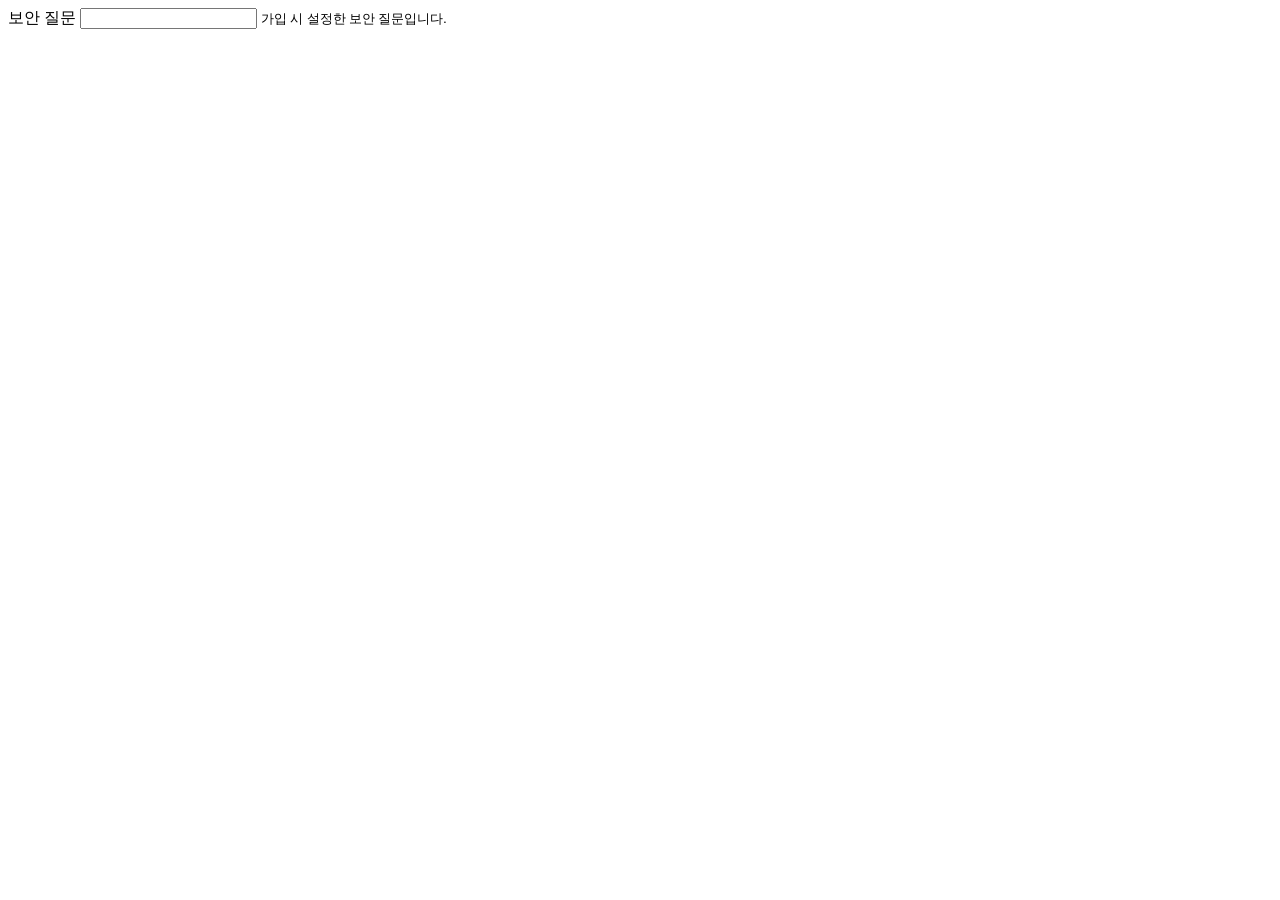
<file: src/main/resources/templates/auth/security-question-fragment.html>
<!DOCTYPE html>
<html xmlns:th="http://www.thymeleaf.org">
<head>
    <meta charset="UTF-8">
</head>
<body>
    <div th:if="${success}">
        <div class="form-group">
            <label for="securityQuestion">보안 질문</label>
            <input type="text" id="securityQuestion" name="securityQuestion" class="form-control" 
                   th:value="${securityQuestion}" readonly>
            <small class="form-text text-muted">가입 시 설정한 보안 질문입니다.</small>
        </div>
    </div>
    <div th:if="${!success}">
        <div class="alert alert-error" th:text="${message}"></div>
    </div>
</body>
</html>
</file>
